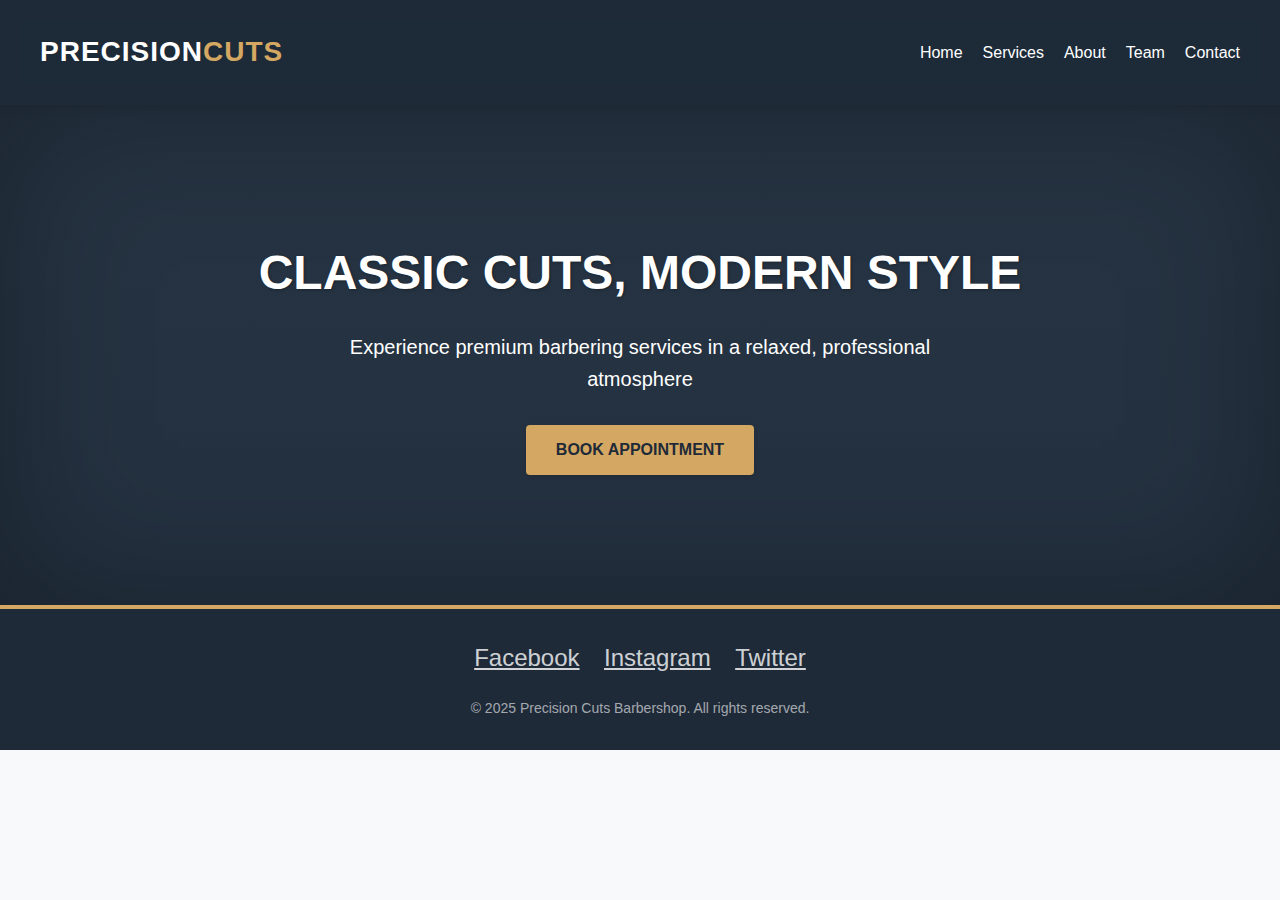
<file: main/index.html>
<!DOCTYPE html>
<html lang="en">
<head>
    <meta charset="UTF-8">
    <meta name="viewport" content="width=device-width, initial-scale=1.0">
    <title>Precision Cuts | Premium Barbershop</title>
    <link href="index.css" rel="stylesheet">
</head>
<body>
    <!-- The HTML content remains the same as in the original file -->
    <header>
        <nav>
            <div class="logo">PRECISION <span>CUTS</span></div>
            <ul>
                <li><a href="index.html">Home</a></li>
                <li><a href="services.html">Services</a></li>
                <li><a href="about.html">About</a></li>
                <li><a href="team.html">Team</a></li>
                <li><a href="contact.html">Contact</a></li>
            </ul>
        </nav>
    </header>

    <section id="home" class="hero">
        <h1>CLASSIC CUTS, MODERN STYLE</h1>
        <p>Experience premium barbering services in a relaxed, professional atmosphere</p>
        <a href="contact.html" class="btn">BOOK APPOINTMENT</a>
    </section>

    <footer>
        <div class="social-links">
            <a href="#">Facebook</a>
            <a href="#">Instagram</a>
            <a href="#">Twitter</a>
        </div>
        <div class="copyright">
            &copy; 2025 Precision Cuts Barbershop. All rights reserved.
        </div>
    </footer>

    <script src="index.js"></script>
</body>
</html>
</file>
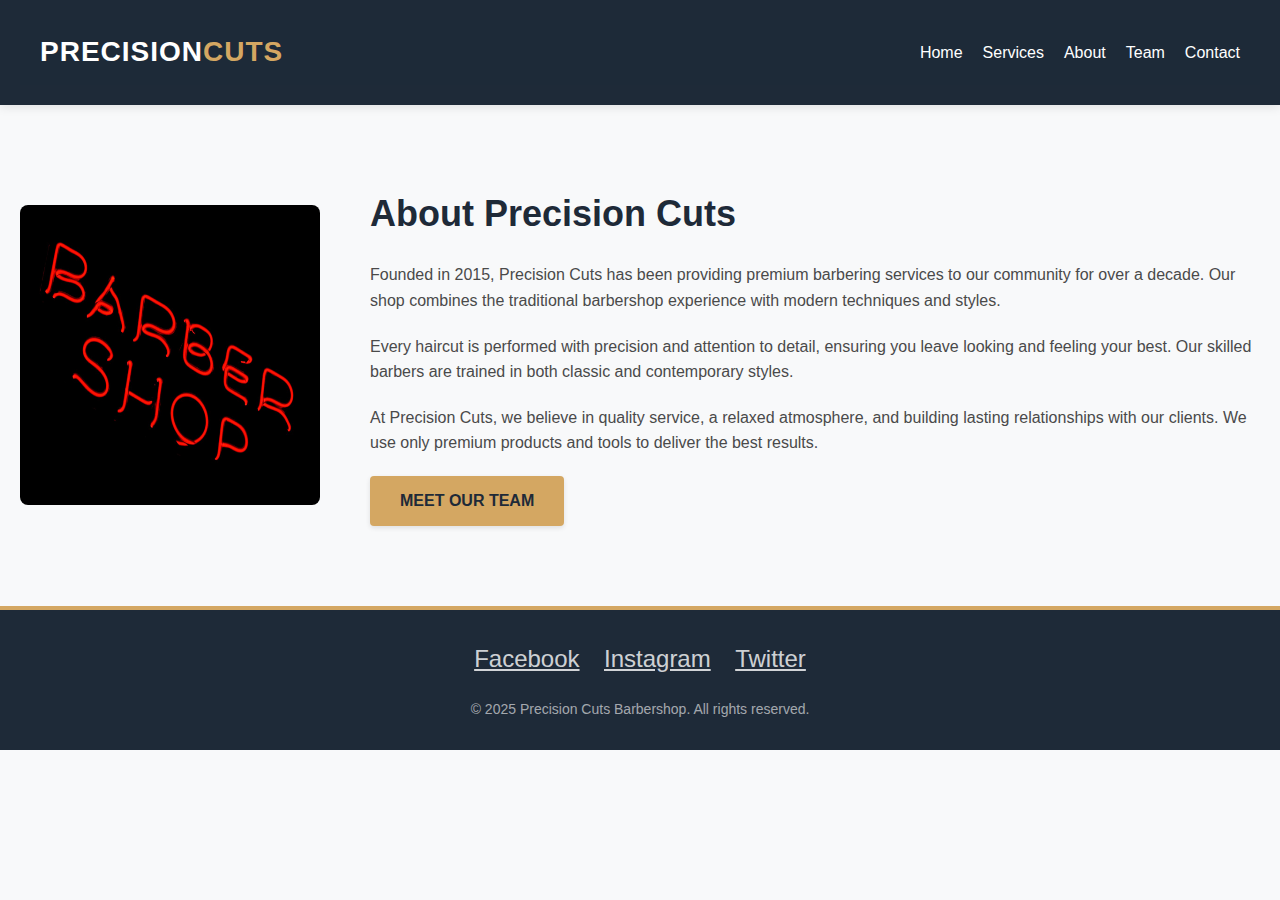
<file: main/about.html>
<!DOCTYPE html>
<html lang="en">
<head>
    <meta charset="UTF-8">
    <meta name="viewport" content="width=device-width, initial-scale=1.0">
    <title>Precision Cuts | Premium Barbershop</title>
    <link href="index.css" rel="stylesheet">
</head>
<body>

        <!-- The HTML content remains the same as in the original file -->
        <header>
            <nav>
                <div class="logo">PRECISION <span>CUTS</span></div>
                <ul>
                    <li><a href="index.html">Home</a></li>
                    <li><a href="services.html">Services</a></li>
                    <li><a href="about.html">About</a></li>
                    <li><a href="team.html">Team</a></li>
                    <li><a href="contact.html">Contact</a></li>
                </ul>
            </nav>
        </header>

    <!-- The rest of the HTML content remains the same as in the original file -->
    <section id="about" class="section">
        <div class="about">
            <div class="about-img">
                <img src="neon-1639917_1280.jpg">
            </div>
            <div class="about-content">
                <h2>About Precision Cuts</h2>
                <p>Founded in 2015, Precision Cuts has been providing premium barbering services to our community for over a decade. Our shop combines the traditional barbershop experience with modern techniques and styles.</p>
                <p>Every haircut is performed with precision and attention to detail, ensuring you leave looking and feeling your best. Our skilled barbers are trained in both classic and contemporary styles.</p>
                <p>At Precision Cuts, we believe in quality service, a relaxed atmosphere, and building lasting relationships with our clients. We use only premium products and tools to deliver the best results.</p>
                <a href="team.html" class="btn">MEET OUR TEAM</a>
            </div>
        </div>
    </section>

<footer>
    <div class="social-links">
        <a href="#">Facebook</a>
        <a href="#">Instagram</a>
        <a href="#">Twitter</a>
    </div>
    <div class="copyright">
        &copy; 2025 Precision Cuts Barbershop. All rights reserved.
    </div>
</footer>

<script src="index.js"></script>
</body>
</html>
</file>
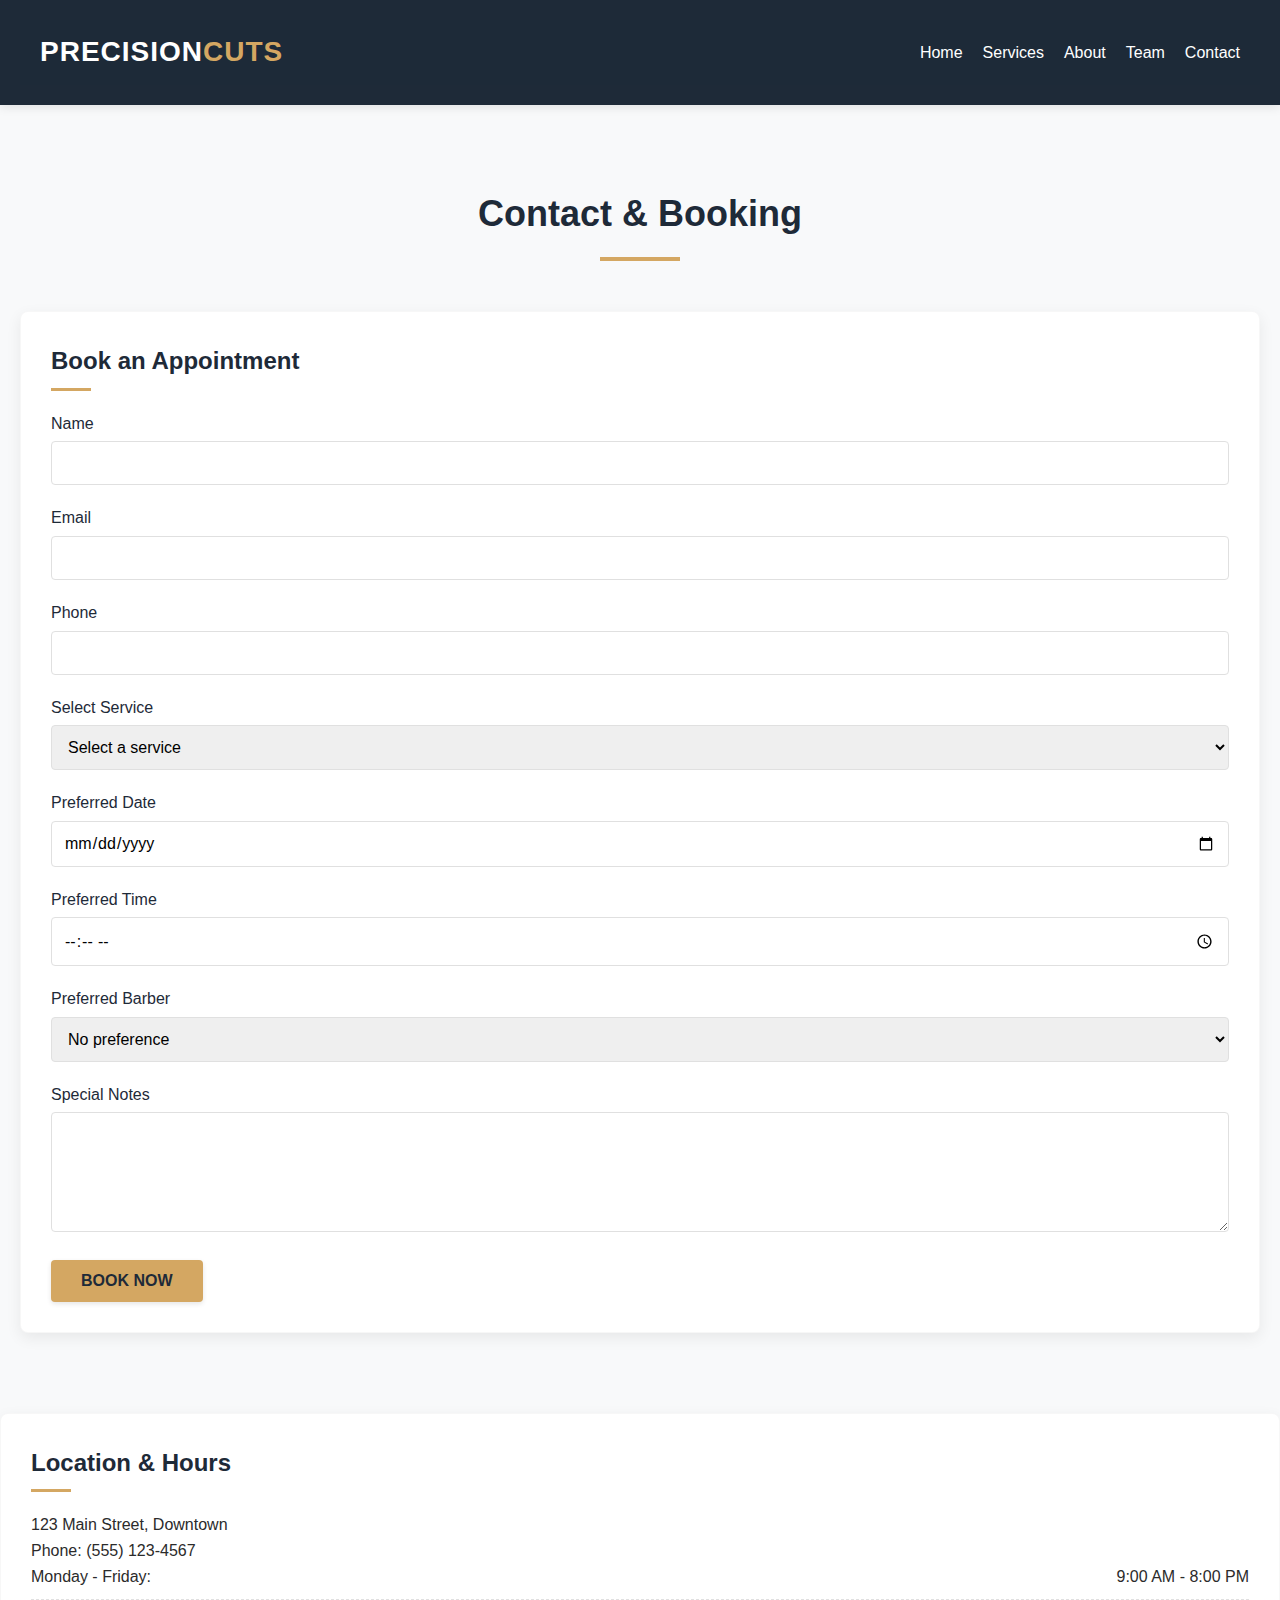
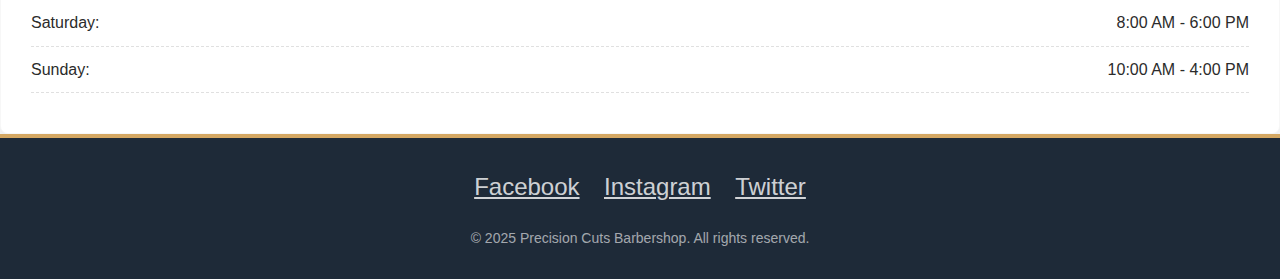
<file: main/contact.html>
<!DOCTYPE html>
<html lang="en">
<head>
    <meta charset="UTF-8">
    <meta name="viewport" content="width=device-width, initial-scale=1.0">
    <title>Precision Cuts | Premium Barbershop</title>
    <link href="index.css" rel="stylesheet">
</head>
<body>
    <!-- The HTML content remains the same as in the original file -->
    <header>
        <nav>
            <div class="logo">PRECISION <span>CUTS</span></div>
            <ul>
                <li><a href="index.html">Home</a></li>
                <li><a href="services.html">Services</a></li>
                <li><a href="about.html">About</a></li>
                <li><a href="team.html">Team</a></li>
                <li><a href="contact.html">Contact</a></li>
            </ul>
        </nav>
    </header>

    <section id="contact" class="section">
        <h2 class="section-title">Contact & Booking</h2>
        <div class="contact-info">            
            <div class="contact-card">
                <h3>Book an Appointment</h3>
                <form>
                    <div class="form-group">
                        <label for="name">Name</label>
                        <input type="text" id="name" class="form-control" required>
                    </div>
                    
                    <div class="form-group">
                        <label for="email">Email</label>
                        <input type="email" id="email" class="form-control" required>
                    </div>
                    
                    <div class="form-group">
                        <label for="phone">Phone</label>
                        <input type="tel" id="phone" class="form-control" required>
                    </div>
                    
                    <div class="form-group">
                        <label for="service">Select Service</label>
                        <select id="service" class="form-control" required>
                            <option value="">Select a service</option>
                            <option value="classic">Classic Haircut</option>
                            <option value="fade">Modern Fades</option>
                            <option value="kids">Kids Haircut</option>
                            <option value="beard">Beard Trim</option>
                            <option value="shave">Hot Shave</option>
                            <option value="beard-design">Beard Design</option>
                            <option value="coloring">Hair Coloring</option>
                            <option value="scalp">Scalp Treatment</option>
                            <option value="face-mask">Face Mask</option>
                            <option value="complete">Complete Package</option>
                            <option value="executive">Executive Treatment</option>
                            <option value="father-son">Father & Son Package</option>
                        </select>
                    </div>
                    
                    <div class="form-group">
                        <label for="date">Preferred Date</label>
                        <input type="date" id="date" class="form-control" required>
                    </div>
                    
                    <div class="form-group">
                        <label for="time">Preferred Time</label>
                        <input type="time" id="time" class="form-control" required>
                    </div>
                    
                    <div class="form-group">
                        <label for="barber">Preferred Barber</label>
                        <select id="barber" class="form-control">
                            <option value="">No preference</option>
                            <option value="james">James Wilson</option>
                            <option value="michael">Michael Rodriguez</option>
                            <option value="david">David Chen</option>
                            <option value="sophia">Sophia Martinez</option>
                            <option value="marcus">Marcus Johnson</option>
                            <option value="tyler">Tyler Washington</option>
                        </select>
                    </div>
                    
                    <div class="form-group">
                        <label for="notes">Special Notes</label>
                        <textarea id="notes" class="form-control"></textarea>
                    </div>
                    
                    <button type="submit" class="btn">BOOK NOW</button>
                </form>
            </div>
        </div>
    </section>

    <div class="contact-card">
        <h3>Location & Hours</h3>
        <p>123 Main Street, Downtown<br>Phone: (555) 123-4567</p>
        <ul class="hours">
            <li><span>Monday - Friday:</span> <span>9:00 AM - 8:00 PM</span></li>
            <li><span>Saturday:</span> <span>8:00 AM - 6:00 PM</span></li>
            <li><span>Sunday:</span> <span>10:00 AM - 4:00 PM</span></li>
        </ul>
    </div>

    <footer>
        <div class="social-links">
            <a href="#">Facebook</a>
            <a href="#">Instagram</a>
            <a href="#">Twitter</a>
        </div>
        <div class="copyright">
            &copy; 2025 Precision Cuts Barbershop. All rights reserved.
        </div>
    </footer>

    <script src="index.js"></script>
</body>
</html>
</file>
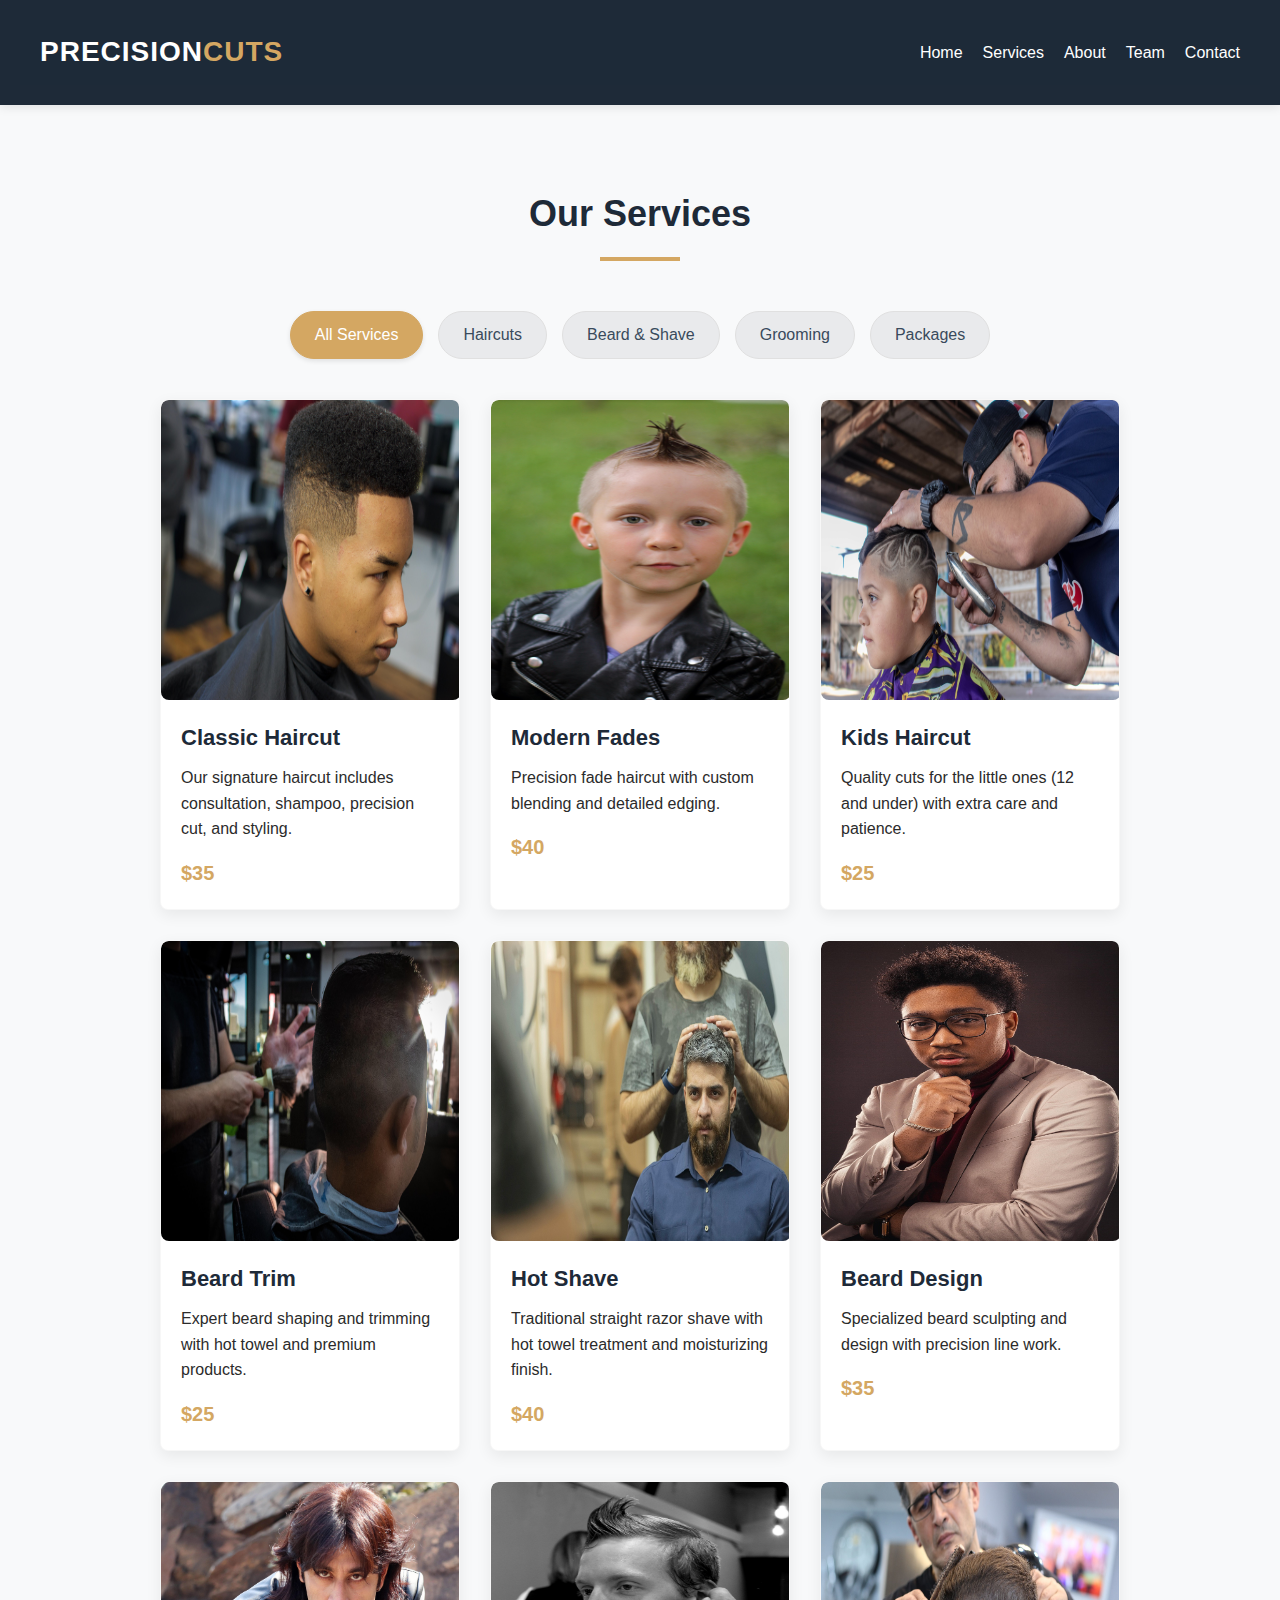
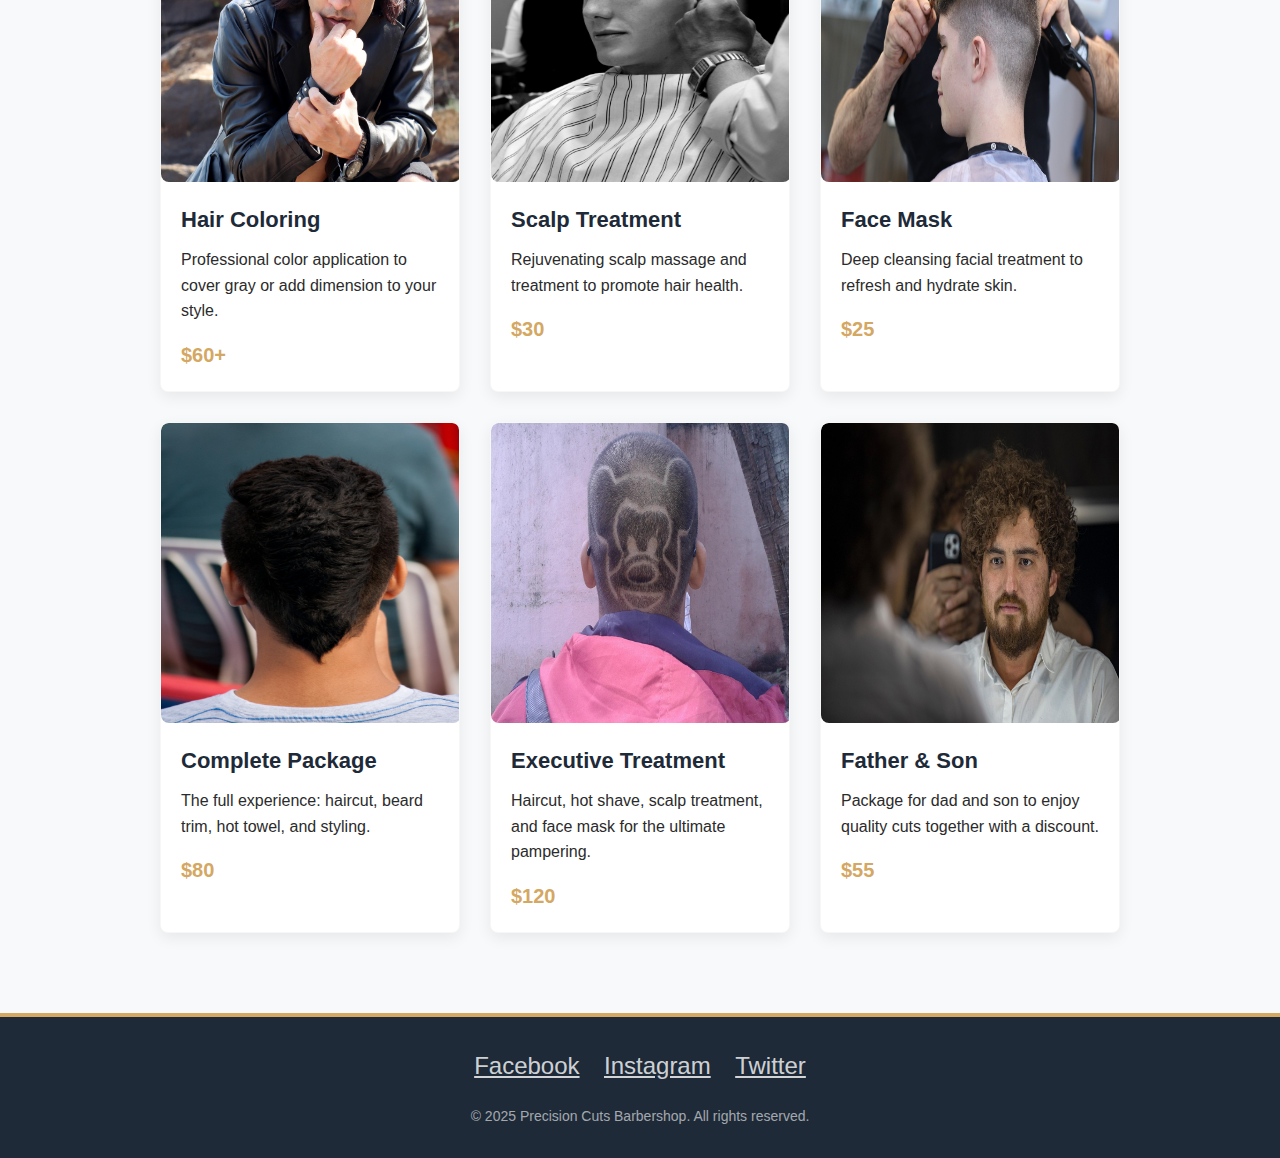
<file: main/services.html>
<!DOCTYPE html>
<html lang="en">
<head>
    <meta charset="UTF-8">
    <meta name="viewport" content="width=device-width, initial-scale=1.0">
    <title>Precision Cuts | Premium Barbershop</title>
    <link href="index.css" rel="stylesheet">
</head>
<body>

        <!-- The HTML content remains the same as in the original file -->
        <header>
            <nav>
                <div class="logo">PRECISION <span>CUTS</span></div>
                <ul>
                    <li><a href="index.html">Home</a></li>
                    <li><a href="services.html">Services</a></li>
                    <li><a href="about.html">About</a></li>
                    <li><a href="team.html">Team</a></li>
                    <li><a href="contact.html">Contact</a></li>
                </ul>
            </nav>
        </header>

<section id="services" class="section">
    <h2 class="section-title">Our Services</h2>
    <div class="service-categories">
        <div class="service-category active" data-category="all">All Services</div>
        <div class="service-category" data-category="haircuts">Haircuts</div>
        <div class="service-category" data-category="beard">Beard & Shave</div>
        <div class="service-category" data-category="grooming">Grooming</div>
        <div class="service-category" data-category="packages">Packages</div>
    </div>
    <div class="services">
        <!-- Haircuts -->
        <div class="service-card" data-type="haircuts">
            <div class="service-img">
                <img src="cut1.jpg">
            </div>
            <div class="service-content">
                <h3 class="service-title">Classic Haircut</h3>
                <p>Our signature haircut includes consultation, shampoo, precision cut, and styling.</p>
                <div class="service-price">$35</div>
            </div>
        </div>
        
        <div class="service-card" data-type="haircuts">
            <div class="service-img">
                <div class="service-img">
                    <img src="cut2.jpg">
                </div>
            </div>
            <div class="service-content">
                <h3 class="service-title">Modern Fades</h3>
                <p>Precision fade haircut with custom blending and detailed edging.</p>
                <div class="service-price">$40</div>
            </div>
        </div>
        
        <div class="service-card" data-type="haircuts">
            <div class="service-img">
                <div class="service-img">
                    <img src="cut3.jpg">
                </div>
            </div>
            <div class="service-content">
                <h3 class="service-title">Kids Haircut</h3>
                <p>Quality cuts for the little ones (12 and under) with extra care and patience.</p>
                <div class="service-price">$25</div>
            </div>
        </div>
        
        <!-- Beard & Shave -->
        <div class="service-card" data-type="beard">
            <div class="service-img">
                <div class="service-img">
                    <img src="cut4.jpg">
                </div>
            </div>
            <div class="service-content">
                <h3 class="service-title">Beard Trim</h3>
                <p>Expert beard shaping and trimming with hot towel and premium products.</p>
                <div class="service-price">$25</div>
            </div>
        </div>
        
        <div class="service-card" data-type="beard">
            <div class="service-img">
                <img src="cut5.jpg">
            </div>
            <div class="service-content">
                <h3 class="service-title">Hot Shave</h3>
                <p>Traditional straight razor shave with hot towel treatment and moisturizing finish.</p>
                <div class="service-price">$40</div>
            </div>
        </div>
        
        <div class="service-card" data-type="beard">
            <div class="service-img">
                <img src="cut6.jpg">
            </div>
            <div class="service-content">
                <h3 class="service-title">Beard Design</h3>
                <p>Specialized beard sculpting and design with precision line work.</p>
                <div class="service-price">$35</div>
            </div>
        </div>
        
        <!-- Grooming -->
        <div class="service-card" data-type="grooming">
            <div class="service-img">
                <img src="cut7.jpg">
            </div>
            <div class="service-content">
                <h3 class="service-title">Hair Coloring</h3>
                <p>Professional color application to cover gray or add dimension to your style.</p>
                <div class="service-price">$60+</div>
            </div>
        </div>
        
        <div class="service-card" data-type="grooming">
            <div class="service-img">
                <img src="cut8.jpg">
            </div>
            <div class="service-content">
                <h3 class="service-title">Scalp Treatment</h3>
                <p>Rejuvenating scalp massage and treatment to promote hair health.</p>
                <div class="service-price">$30</div>
            </div>
        </div>
        
        <div class="service-card" data-type="grooming">
            <div class="service-img">
                <img src="cut9.jpg">
            </div>
            <div class="service-content">
                <h3 class="service-title">Face Mask</h3>
                <p>Deep cleansing facial treatment to refresh and hydrate skin.</p>
                <div class="service-price">$25</div>
            </div>
        </div>
        
        <!-- Packages -->
        <div class="service-card" data-type="packages">
            <div class="service-img">
                <img src="cut10.jpg">
            </div>
            <div class="service-content">
                <h3 class="service-title">Complete Package</h3>
                <p>The full experience: haircut, beard trim, hot towel, and styling.</p>
                <div class="service-price">$80</div>
            </div>
        </div>
        
        <div class="service-card" data-type="packages">
            <div class="service-img">
                <img src="cut11.jpg">
            </div>
            <div class="service-content">
                <h3 class="service-title">Executive Treatment</h3>
                <p>Haircut, hot shave, scalp treatment, and face mask for the ultimate pampering.</p>
                <div class="service-price">$120</div>
            </div>
        </div>
        
        <div class="service-card" data-type="packages">
            <div class="service-img">
                <img src="cut12.jpg">
            </div>
            <div class="service-content">
                <h3 class="service-title">Father & Son</h3>
                <p>Package for dad and son to enjoy quality cuts together with a discount.</p>
                <div class="service-price">$55</div>
            </div>
        </div>
    </div>
</section>

<footer>
    <div class="social-links">
        <a href="#">Facebook</a>
        <a href="#">Instagram</a>
        <a href="#">Twitter</a>
    </div>
    <div class="copyright">
        &copy; 2025 Precision Cuts Barbershop. All rights reserved.
    </div>
</footer>

<script src="index.js"></script>
</body>
</html>
</file>
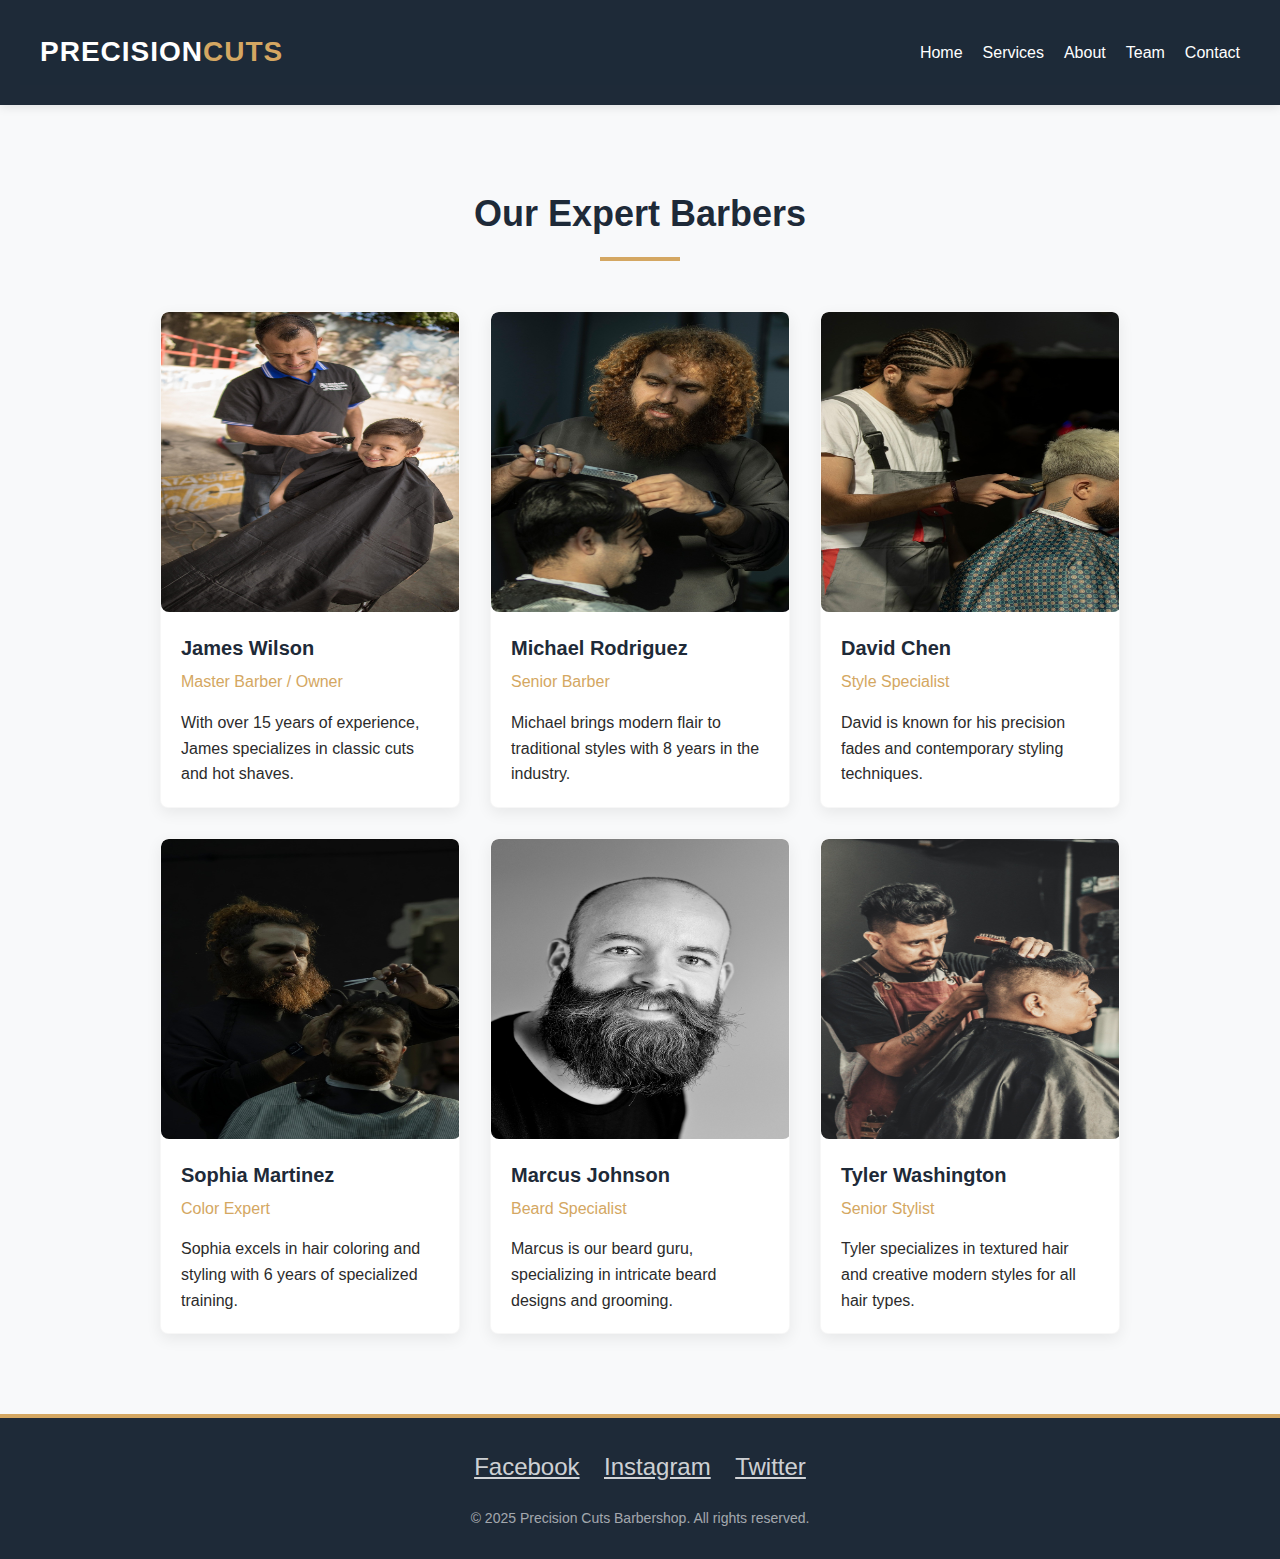
<file: main/team.html>
<!DOCTYPE html>
<html lang="en">
<head>
    <meta charset="UTF-8">
    <meta name="viewport" content="width=device-width, initial-scale=1.0">
    <title>Precision Cuts | Premium Barbershop</title>
    <link href="index.css" rel="stylesheet">
</head>
<body>
    <!-- The HTML content remains the same as in the original file -->
    <header>
        <nav>
            <div class="logo">PRECISION <span>CUTS</span></div>
            <ul>
                <li><a href="index.html">Home</a></li>
                <li><a href="services.html">Services</a></li>
                <li><a href="about.html">About</a></li>
                <li><a href="team.html">Team</a></li>
                <li><a href="contact.html">Contact</a></li>
            </ul>
        </nav>
    </header>

    <section id="team" class="section">
        <h2 class="section-title">Our Expert Barbers</h2>
        <div class="barbers">
            <div class="barber-card">
                <div class="barber-img">
                    <div class="service-img">
                        <img src="barber1.jpg">
                    </div>
                </div>
                <div class="barber-content">
                    <h3 class="barber-name">James Wilson</h3>
                    <div class="barber-title">Master Barber / Owner</div>
                    <p>With over 15 years of experience, James specializes in classic cuts and hot shaves.</p>
                </div>
            </div>
            
            <div class="barber-card">
                <div class="barber-img">
                    <img src="barber2.jpg">
                </div>
                <div class="barber-content">
                    <h3 class="barber-name">Michael Rodriguez</h3>
                    <div class="barber-title">Senior Barber</div>
                    <p>Michael brings modern flair to traditional styles with 8 years in the industry.</p>
                </div>
            </div>
            
            <div class="barber-card">
                <div class="barber-img">
                    <img src="barber3.jpg">
                </div>
                <div class="barber-content">
                    <h3 class="barber-name">David Chen</h3>
                    <div class="barber-title">Style Specialist</div>
                    <p>David is known for his precision fades and contemporary styling techniques.</p>
                </div>
            </div>
            
            <div class="barber-card">
                <div class="barber-img">
                    <img src="barber4.jpg">
                </div>
                <div class="barber-content">
                    <h3 class="barber-name">Sophia Martinez</h3>
                    <div class="barber-title">Color Expert</div>
                    <p>Sophia excels in hair coloring and styling with 6 years of specialized training.</p>
                </div>
            </div>
            
            <div class="barber-card">
                <div class="barber-img">
                    <img src="barber5.jpg">
                </div>
                <div class="barber-content">
                    <h3 class="barber-name">Marcus Johnson</h3>
                    <div class="barber-title">Beard Specialist</div>
                    <p>Marcus is our beard guru, specializing in intricate beard designs and grooming.</p>
                </div>
            </div>
            
            <div class="barber-card">
                <div class="barber-img">
                    <img src="barber6.jpg">
                </div>
                <div class="barber-content">
                    <h3 class="barber-name">Tyler Washington</h3>
                    <div class="barber-title">Senior Stylist</div>
                    <p>Tyler specializes in textured hair and creative modern styles for all hair types.</p>
                </div>
            </div>
        </div>
    </section>

    <footer>
        <div class="social-links">
            <a href="#">Facebook</a>
            <a href="#">Instagram</a>
            <a href="#">Twitter</a>
        </div>
        <div class="copyright">
            &copy; 2025 Precision Cuts Barbershop. All rights reserved.
        </div>
    </footer>

    <script src="index.js"></script>
</body>
</html>
</file>
<file: main/index.css>
:root {
    /* Updated color palette */
    --primary: #1e2a38;        /* Darker blue-gray for primary elements */
    --secondary: #d4a762;      /* Warm gold color - slightly less yellow than previous */
    --light: #f8f9fa;          /* Slightly warmer off-white for backgrounds */
    --dark: #2b2b2b;           /* Slightly softer black for text */
    --accent: #394a5c;         /* Medium blue-gray for accents */
    --light-accent: #e9eaec;   /* Very light gray for subtle backgrounds */
    --spacing: 20px;
}

* {
    margin: 0;
    padding: 0;
    box-sizing: border-box;
    font-family: 'Segoe UI', Tahoma, Geneva, Verdana, sans-serif;
}

body {
    background-color: var(--light);
    color: var(--dark);
    line-height: 1.6;
}

header {
    background-color: var(--primary);
    color: white;
    padding: var(--spacing);
    position: relative;
    box-shadow: 0 2px 10px rgba(0,0,0,0.1);
}

.logo {
    font-size: 28px;
    font-weight: bold;
    display: flex;
    align-items: center;
    letter-spacing: 1px;
}

.logo span {
    color: var(--secondary);
}

nav {
    display: flex;
    justify-content: space-between;
    align-items: center;
    padding: 10px var(--spacing);
    background-color: rgba(30, 42, 56, 0.95); /* Matches primary but with transparency */
}

nav ul {
    display: flex;
    list-style: none;
}

nav ul li {
    margin-left: 20px;
}

nav a {
    color: white;
    text-decoration: none;
    font-weight: 500;
    transition: color 0.3s;
}

nav a:hover {
    color: var(--secondary);
}

.hero {
    height: 500px;
    background-image: linear-gradient(rgba(30, 42, 56, 0.7), rgba(30, 42, 56, 0.8));
    background-color: var(--accent);
    color: white;
    display: flex;
    flex-direction: column;
    justify-content: center;
    align-items: center;
    text-align: center;
    padding: 0 20px;
    box-shadow: inset 0 0 150px rgba(0,0,0,0.3);
}

.hero h1 {
    font-size: 48px;
    margin-bottom: 20px;
    text-shadow: 1px 1px 3px rgba(0,0,0,0.3);
}

.hero p {
    font-size: 20px;
    max-width: 600px;
    margin-bottom: 30px;
}

.btn {
    display: inline-block;
    background-color: var(--secondary);
    color: var(--primary);
    padding: 12px 30px;
    border: none;
    border-radius: 4px;
    cursor: pointer;
    font-size: 16px;
    font-weight: bold;
    text-decoration: none;
    transition: all 0.3s;
    box-shadow: 0 2px 5px rgba(0,0,0,0.1);
}

.btn:hover {
    background-color: #c49753;
    transform: translateY(-2px);
    box-shadow: 0 4px 8px rgba(0,0,0,0.15);
}

.section {
    padding: 80px var(--spacing);
}

.section-title {
    text-align: center;
    margin-bottom: 50px;
    font-size: 36px;
    color: var(--primary);
}

.section-title:after {
    content: "";
    display: block;
    width: 80px;
    height: 4px;
    background-color: var(--secondary);
    margin: 15px auto;
}

.services {
    display: flex;
    flex-wrap: wrap;
    justify-content: center;
    gap: 30px;
}

.service-card {
    background-color: white;
    border-radius: 8px;
    box-shadow: 0 5px 15px rgba(0, 0, 0, 0.07);
    overflow: hidden;
    width: 300px;
    transition: transform 0.3s, box-shadow 0.3s;
    border: 1px solid rgba(0,0,0,0.03);
}

.service-card:hover {
    transform: translateY(-10px);
    box-shadow: 0 10px 25px rgba(0, 0, 0, 0.12);
}

.service-img{
    width: 200px;
    height: 300px;
    text-align: left;
    object-fit: contain;
    border-radius: 10px;
}

.service-img img {
    width: 300px;
    height: 300px;
    object-fit: fill;
    border-radius: 8px;
}


.service-content {
    padding: 20px;
}

.service-title {
    font-size: 22px;
    margin-bottom: 10px;
    color: var(--primary);
}

.service-price {
    color: var(--secondary);
    font-weight: bold;
    font-size: 20px;
    margin-top: 15px;
}

.about {
    display: flex;
    align-items: center;
    gap: 50px;
}

.about-img {
    width: 200px;
    height: 300px;
    text-align: left;
    object-fit: contain;
    border-radius: 10px;
}

.about-img img {
    width: 300px;
    height: 300px;
    object-fit: fill;
    border-radius: 8px;
}

.about-content {
    padding-left: 100px;
}

.about-content h2 {
    font-size: 36px;
    margin-bottom: 20px;
    color: var(--primary);
}

.about-content p {
    margin-bottom: 20px;
    color: #4a4a4a;
}

.barbers {
    display: flex;
    flex-wrap: wrap;
    justify-content: center;
    gap: 30px;
}

.barber-card {
    background-color: white;
    border-radius: 8px;
    box-shadow: 0 5px 15px rgba(0, 0, 0, 0.07);
    overflow: hidden;
    width: 300px;
    transition: transform 0.3s, box-shadow 0.3s;
    border: 1px solid rgba(0,0,0,0.03);
}

.barber-card:hover {
    transform: translateY(-5px);
    box-shadow: 0 8px 20px rgba(0, 0, 0, 0.12);
}

.barber-img {
    width: 200px;
    height: 300px;
    text-align: left;
    object-fit: contain;
    border-radius: 10px
}

.barber-img img {
    width: 300px;
    height: 300px;
    object-fit: fill;
    border-radius: 8px;
}
.barber-content {
    padding: 20px;
}

.barber-name {
    font-size: 20px;
    margin-bottom: 5px;
    color: var(--primary);
}

.barber-title {
    color: var(--secondary);
    margin-bottom: 15px;
    font-weight: 500;
}

.contact-info {
    display: flex;
    flex-wrap: wrap;
    justify-content: space-between;
    gap: 30px;
}

.contact-card {
    background-color: white;
    padding: 30px;
    border-radius: 8px;
    box-shadow: 0 5px 15px rgba(0, 0, 0, 0.07);
    flex: 1;
    min-width: 300px;
    border: 1px solid rgba(0,0,0,0.03);
}


.contact-card h3 {
    margin-bottom: 20px;
    font-size: 24px;
    color: var(--primary);
    position: relative;
    padding-bottom: 10px;
}

.contact-card h3:after {
    content: "";
    position: absolute;
    bottom: 0;
    left: 0;
    width: 40px;
    height: 3px;
    background-color: var(--secondary);
}

.hours {
    list-style: none;
}

.hours li {
    display: flex;
    justify-content: space-between;
    margin-bottom: 10px;
    padding-bottom: 10px;
    border-bottom: 1px dashed #e0e0e0;
}

.form-group {
    margin-bottom: 20px;
}

.form-group label {
    display: block;
    margin-bottom: 5px;
    font-weight: 500;
    color: var(--primary);
}

.form-control {
    width: 100%;
    padding: 12px;
    border: 1px solid #e0e0e0;
    border-radius: 4px;
    font-size: 16px;
    transition: border-color 0.3s, box-shadow 0.3s;
}

.form-control:focus {
    border-color: var(--secondary);
    outline: none;
    box-shadow: 0 0 0 3px rgba(212, 167, 98, 0.2);
}

textarea.form-control {
    height: 120px;
    resize: vertical;
}

footer {
    background-color: var(--primary);
    color: white;
    text-align: center;
    padding: 30px var(--spacing);
    border-top: 4px solid var(--secondary);
}

.social-links {
    margin-bottom: 20px;
}

.social-links a {
    display: inline-block;
    margin: 0 10px;
    color: rgba(255, 255, 255, 0.8);
    font-size: 24px;
    transition: all 0.3s;
}

.social-links a:hover {
    color: var(--secondary);
    transform: translateY(-3px);
}

.copyright {
    font-size: 14px;
    color: rgba(255, 255, 255, 0.6);
}

.service-categories {
    display: flex;
    justify-content: center;
    margin-bottom: 40px;
    flex-wrap: wrap;
    gap: 15px;
}

.service-category {
    background-color: var(--light-accent);
    color: var(--accent);
    padding: 10px 24px;
    border-radius: 30px;
    cursor: pointer;
    transition: all 0.3s;
    border: 1px solid #e0e0e0;
    font-weight: 500;
}

.service-category:hover {
    background-color: rgba(212, 167, 98, 0.1);
    border-color: var(--secondary);
}

.service-category.active {
    background-color: var(--secondary);
    color: white;
    border-color: var(--secondary);
    box-shadow: 0 2px 5px rgba(0,0,0,0.1);
}

/* Add this new style for hiding service cards */
.service-card.hidden {
    display: none;
}

@media (max-width: 768px) {
    .about {
        flex-direction: column;
    }
    
    .about-img {
        width: 100%;
        height: 300px;
    }
    
    .hero h1 {
        font-size: 36px;
    }
    
    .hero p {
        font-size: 18px;
    }
    
    .section {
        padding: 60px 20px;
    }
}
</file>
